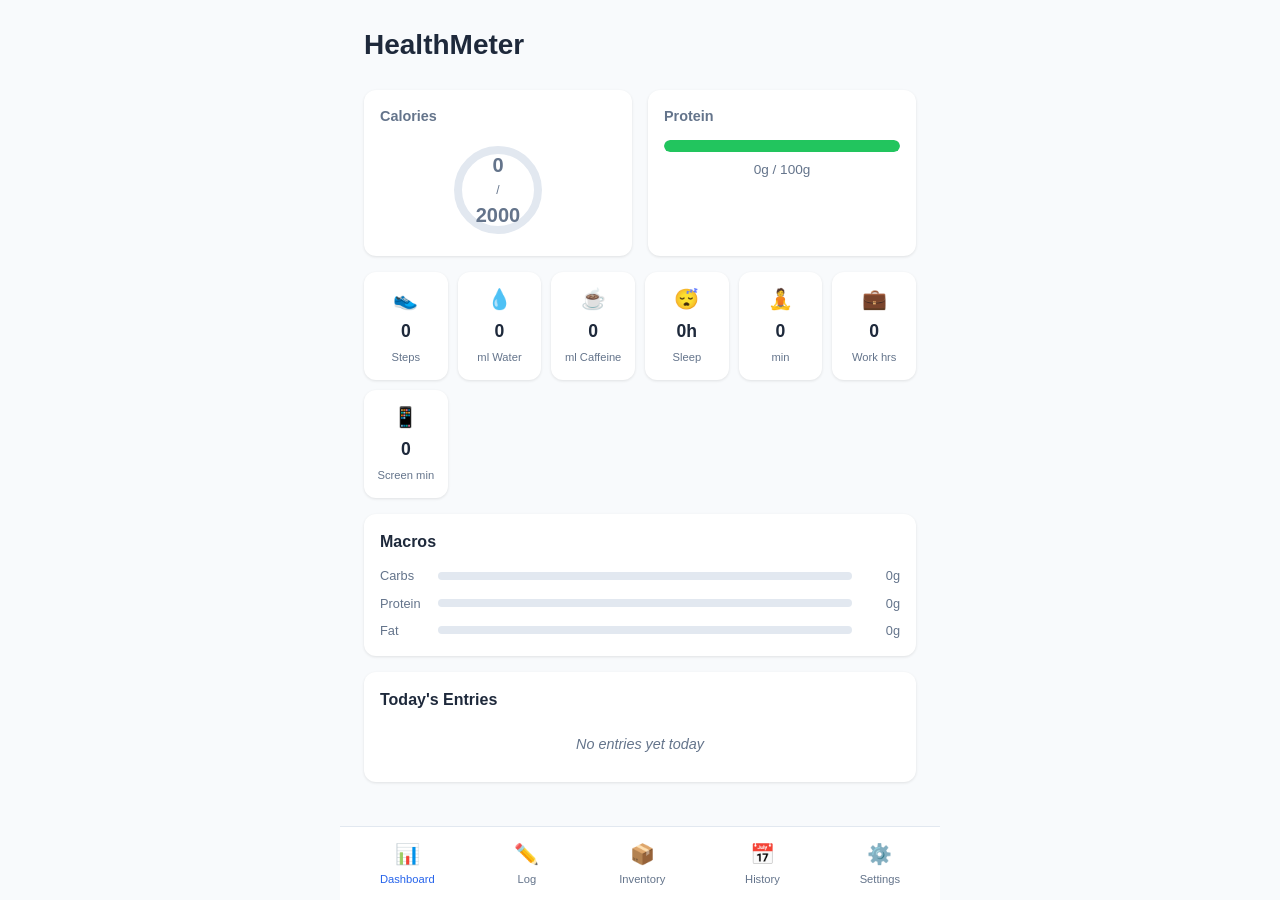
<file: index.html>
<!DOCTYPE html>
<html lang="en">
<head>
    <meta charset="UTF-8">
    <meta name="viewport" content="width=device-width, initial-scale=1.0">
    <meta name="theme-color" content="#2563eb">
    <meta name="description" content="Health tracking PWA for wellbeing monitoring">
    <title>HealthMeter</title>
    <link rel="manifest" href="manifest.json">
    <link rel="stylesheet" href="css/styles.css">
    <link rel="icon" type="image/svg+xml" href="data:image/svg+xml,<svg xmlns='http://www.w3.org/2000/svg' viewBox='0 0 100 100'><text y='.9em' font-size='90'>💪</text></svg>">
</head>
<body>
    <nav class="bottom-nav">
        <a href="index.html" class="nav-item active">
            <span class="nav-icon">📊</span>
            <span class="nav-label">Dashboard</span>
        </a>
        <a href="pages/log.html" class="nav-item">
            <span class="nav-icon">✏️</span>
            <span class="nav-label">Log</span>
        </a>
        <a href="pages/inventory.html" class="nav-item">
            <span class="nav-icon">📦</span>
            <span class="nav-label">Inventory</span>
        </a>
        <a href="pages/history.html" class="nav-item">
            <span class="nav-icon">📅</span>
            <span class="nav-label">History</span>
        </a>
        <a href="pages/settings.html" class="nav-item">
            <span class="nav-icon">⚙️</span>
            <span class="nav-label">Settings</span>
        </a>
    </nav>

    <main class="container">
        <header class="page-header">
            <h1>HealthMeter</h1>
            <p class="date-display" id="currentDate"></p>
        </header>

        <section class="summary-cards">
            <div class="card calorie-card">
                <h3>Calories</h3>
                <div class="progress-ring">
                    <svg viewBox="0 0 100 100">
                        <circle class="progress-bg" cx="50" cy="50" r="40"/>
                        <circle class="progress-fill" cx="50" cy="50" r="40" id="calorieProgress"/>
                    </svg>
                    <div class="progress-text">
                        <span id="caloriesConsumed">0</span>
                        <span class="target">/ <span id="calorieTarget">2000</span></span>
                    </div>
                </div>
            </div>

            <div class="card protein-card">
                <h3>Protein</h3>
                <div class="progress-bar-container">
                    <div class="progress-bar" id="proteinProgress"></div>
                </div>
                <p class="progress-text"><span id="proteinConsumed">0</span>g / <span id="proteinTarget">100</span>g</p>
            </div>
        </section>

        <section class="quick-stats">
            <div class="stat-item">
                <span class="stat-icon">👟</span>
                <span class="stat-value" id="stepsValue">0</span>
                <span class="stat-label">Steps</span>
            </div>
            <div class="stat-item">
                <span class="stat-icon">💧</span>
                <span class="stat-value" id="waterValue">0</span>
                <span class="stat-label">ml Water</span>
            </div>
            <div class="stat-item">
                <span class="stat-icon">☕</span>
                <span class="stat-value" id="caffeineValue">0</span>
                <span class="stat-label">ml Caffeine</span>
            </div>
            <div class="stat-item">
                <span class="stat-icon">😴</span>
                <span class="stat-value" id="sleepValue">0h</span>
                <span class="stat-label">Sleep</span>
            </div>
            <div class="stat-item">
                <span class="stat-icon">🧘</span>
                <span class="stat-value" id="meditationValue">0</span>
                <span class="stat-label">min</span>
            </div>
            <div class="stat-item">
                <span class="stat-icon">💼</span>
                <span class="stat-value" id="workHoursValue">0</span>
                <span class="stat-label">Work hrs</span>
            </div>
            <div class="stat-item">
                <span class="stat-icon">📱</span>
                <span class="stat-value" id="screenTimeValue">0</span>
                <span class="stat-label">Screen min</span>
            </div>
        </section>

        <section class="macros-summary">
            <h2>Macros</h2>
            <div class="macro-bars">
                <div class="macro-item">
                    <label>Carbs</label>
                    <div class="macro-bar">
                        <div class="macro-fill carbs" id="carbsBar" style="width: 0%"></div>
                    </div>
                    <span id="carbsValue">0g</span>
                </div>
                <div class="macro-item">
                    <label>Protein</label>
                    <div class="macro-bar">
                        <div class="macro-fill protein" id="proteinBar" style="width: 0%"></div>
                    </div>
                    <span id="proteinMacroValue">0g</span>
                </div>
                <div class="macro-item">
                    <label>Fat</label>
                    <div class="macro-bar">
                        <div class="macro-fill fat" id="fatBar" style="width: 0%"></div>
                    </div>
                    <span id="fatValue">0g</span>
                </div>
            </div>
        </section>

        <section class="recent-entries">
            <h2>Today's Entries</h2>
            <ul id="todayEntries" class="entries-list">
                <li class="empty-state">No entries yet today</li>
            </ul>
        </section>
    </main>

    <script src="js/db.js"></script>
    <script src="js/app.js"></script>
    <script>
        if ('serviceWorker' in navigator) {
            navigator.serviceWorker.register('sw.js')
                .then(reg => console.log('SW registered'))
                .catch(err => console.error('SW registration failed:', err));
        }
    </script>
</body>
</html>
</file>
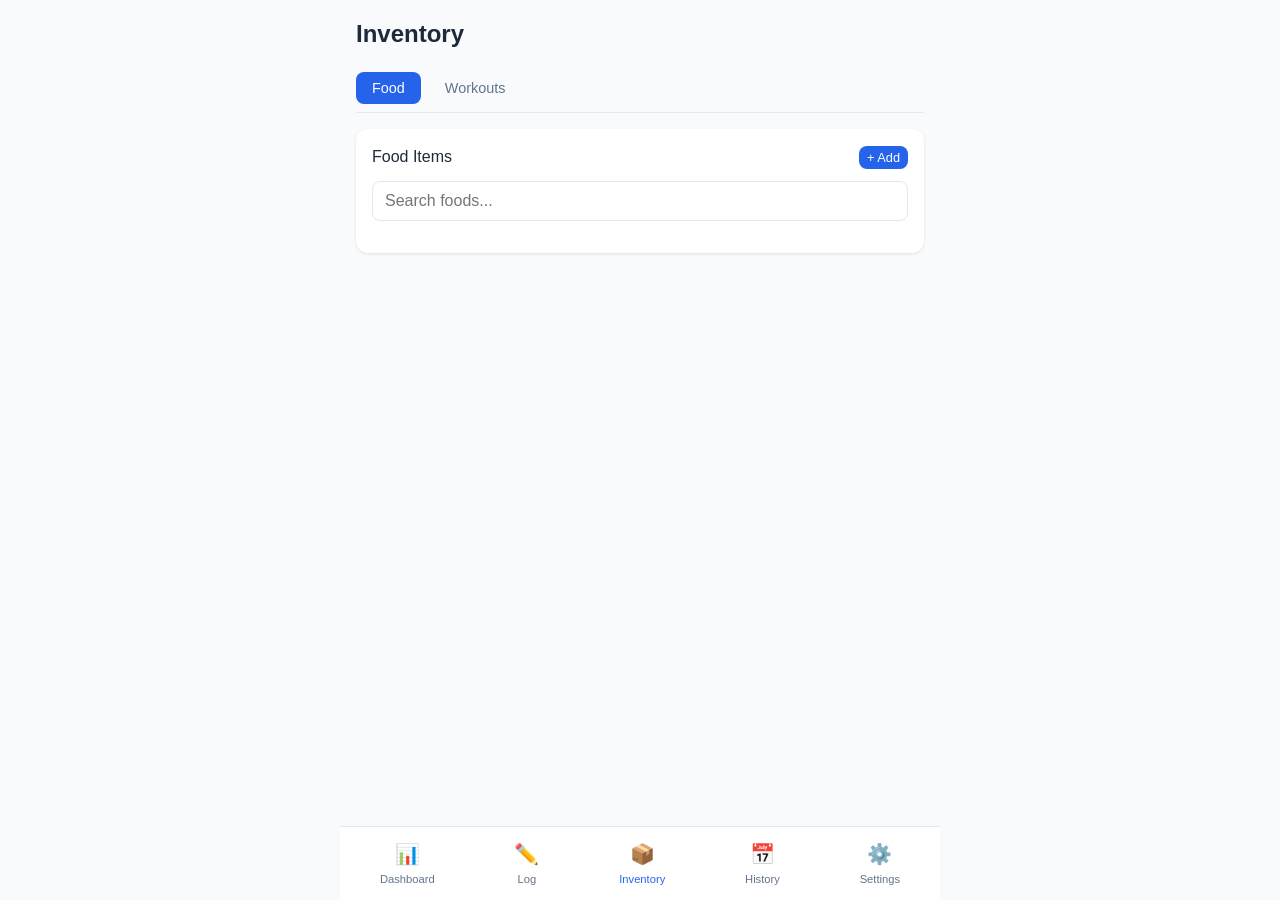
<file: pages/inventory.html>
<!DOCTYPE html>
<html lang="en">
<head>
    <meta charset="UTF-8">
    <meta name="viewport" content="width=device-width, initial-scale=1.0">
    <meta name="theme-color" content="#2563eb">
    <title>Inventory - HealthMeter</title>
    <link rel="manifest" href="../manifest.json">
    <link rel="stylesheet" href="../css/styles.css">
</head>
<body>
    <nav class="bottom-nav">
        <a href="../index.html" class="nav-item">
            <span class="nav-icon">📊</span>
            <span class="nav-label">Dashboard</span>
        </a>
        <a href="log.html" class="nav-item">
            <span class="nav-icon">✏️</span>
            <span class="nav-label">Log</span>
        </a>
        <a href="inventory.html" class="nav-item active">
            <span class="nav-icon">📦</span>
            <span class="nav-label">Inventory</span>
        </a>
        <a href="history.html" class="nav-item">
            <span class="nav-icon">📅</span>
            <span class="nav-label">History</span>
        </a>
        <a href="settings.html" class="nav-item">
            <span class="nav-icon">⚙️</span>
            <span class="nav-label">Settings</span>
        </a>
    </nav>

    <div class="page-container">
        <h1 class="page-title">Inventory</h1>

        <div class="tabs">
            <button class="tab active" data-tab="food">Food</button>
            <button class="tab" data-tab="workouts">Workouts</button>
        </div>

        <div id="foodTab" class="tab-content">
            <div class="section">
                <div class="section-title">
                    <span>Food Items</span>
                    <button class="btn btn-primary btn-sm" onclick="showModal('foodModal')">+ Add</button>
                </div>
                <div class="form-group mt-2">
                    <input type="text" id="foodSearch" placeholder="Search foods..." oninput="filterFood()">
                </div>
                <div id="foodList"></div>
            </div>
        </div>

        <div id="workoutsTab" class="tab-content hidden">
            <div class="section">
                <div class="section-title">
                    <span>Workout Types</span>
                    <button class="btn btn-primary btn-sm" onclick="showModal('workoutModal')">+ Add</button>
                </div>
                <div class="form-group mt-2">
                    <input type="text" id="workoutSearch" placeholder="Search workouts..." oninput="filterWorkouts()">
                </div>
                <div id="workoutList"></div>
            </div>
        </div>
    </div>

    <div id="foodModal" class="modal">
        <div class="modal-content">
            <div class="modal-header">
                <h3>Add Food Item</h3>
                <button class="modal-close" onclick="hideModal('foodModal')">&times;</button>
            </div>
            <div class="form-group">
                <label>Name</label>
                <input type="text" id="foodName" placeholder="e.g., Apple">
            </div>
            <div class="form-group">
                <label>Calories per unit</label>
                <input type="number" id="foodCalories" placeholder="calories">
            </div>
            <div class="form-group">
                <label>Protein (g)</label>
                <input type="number" id="foodProtein" placeholder="protein" step="0.1">
            </div>
            <div class="form-group">
                <label>Carbs (g)</label>
                <input type="number" id="foodCarbs" placeholder="carbs" step="0.1">
            </div>
            <div class="form-group">
                <label>Fat (g)</label>
                <input type="number" id="foodFat" placeholder="fat" step="0.1">
            </div>
            <button class="btn btn-primary btn-block" onclick="addFood()">Add Food</button>
        </div>
    </div>

    <div id="workoutModal" class="modal">
        <div class="modal-content">
            <div class="modal-header">
                <h3>Add Workout Type</h3>
                <button class="modal-close" onclick="hideModal('workoutModal')">&times;</button>
            </div>
            <div class="form-group">
                <label>Name</label>
                <input type="text" id="workoutName" placeholder="e.g., Pushups">
            </div>
            <div class="form-group">
                <label>Unit Type</label>
                <input type="text" id="workoutUnit" placeholder="e.g., reps, minutes">
            </div>
            <div class="form-group">
                <label>Calories per unit</label>
                <input type="number" id="workoutCalories" placeholder="calories burned" step="0.1">
            </div>
            <button class="btn btn-primary btn-block" onclick="addWorkout()">Add Workout</button>
        </div>
    </div>

    <script src="../js/db.js"></script>
    <script src="../js/inventory.js"></script>
</body>
</html>
</file>
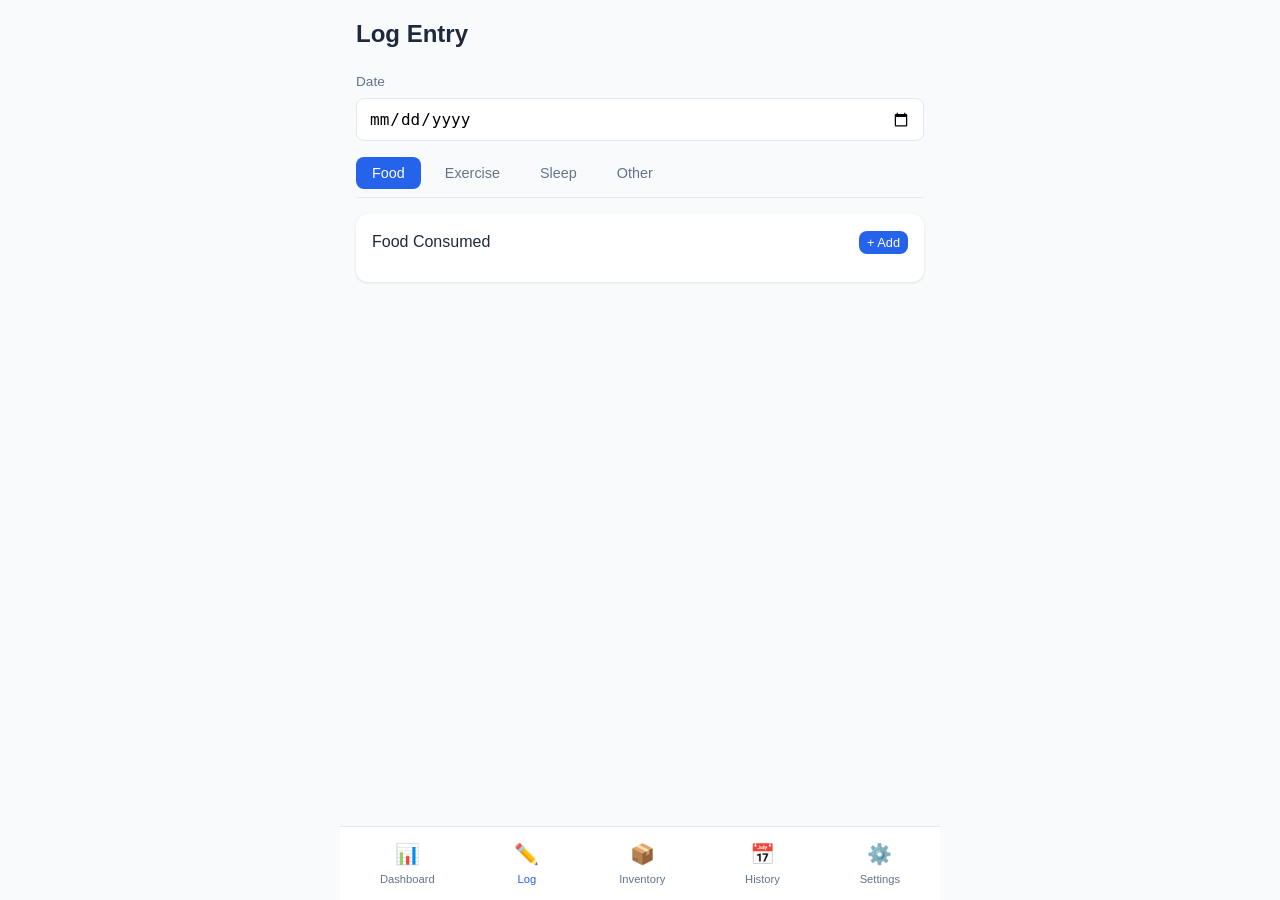
<file: pages/log.html>
<!DOCTYPE html>
<html lang="en">
<head>
    <meta charset="UTF-8">
    <meta name="viewport" content="width=device-width, initial-scale=1.0">
    <meta name="theme-color" content="#2563eb">
    <title>Log Entry - HealthMeter</title>
    <link rel="manifest" href="../manifest.json">
    <link rel="stylesheet" href="../css/styles.css">
</head>
<body>
    <nav class="bottom-nav">
        <a href="../index.html" class="nav-item">
            <span class="nav-icon">📊</span>
            <span class="nav-label">Dashboard</span>
        </a>
        <a href="log.html" class="nav-item active">
            <span class="nav-icon">✏️</span>
            <span class="nav-label">Log</span>
        </a>
        <a href="inventory.html" class="nav-item">
            <span class="nav-icon">📦</span>
            <span class="nav-label">Inventory</span>
        </a>
        <a href="history.html" class="nav-item">
            <span class="nav-icon">📅</span>
            <span class="nav-label">History</span>
        </a>
        <a href="settings.html" class="nav-item">
            <span class="nav-icon">⚙️</span>
            <span class="nav-label">Settings</span>
        </a>
    </nav>

    <div class="page-container">
        <h1 class="page-title">Log Entry</h1>
        
        <div class="form-group">
            <label>Date</label>
            <input type="date" id="logDate">
        </div>

        <div class="tabs">
            <button class="tab active" data-tab="food">Food</button>
            <button class="tab" data-tab="exercise">Exercise</button>
            <button class="tab" data-tab="sleep">Sleep</button>
            <button class="tab" data-tab="other">Other</button>
        </div>

        <div id="foodTab" class="tab-content">
            <div class="section">
                <div class="section-title">
                    <span>Food Consumed</span>
                    <button class="btn btn-primary btn-sm" onclick="showModal('foodModal')">+ Add</button>
                </div>
                <div id="foodList"></div>
            </div>
        </div>

        <div id="exerciseTab" class="tab-content hidden">
            <div class="section">
                <div class="section-title">
                    <span>Steps</span>
                </div>
                <div class="form-group">
                    <input type="number" id="stepsInput" placeholder="Enter steps" onchange="saveSteps()">
                </div>
            </div>
            <div class="section">
                <div class="section-title">
                    <span>Workouts</span>
                    <button class="btn btn-primary btn-sm" onclick="showModal('workoutModal')">+ Add</button>
                </div>
                <div id="workoutList"></div>
            </div>
        </div>

        <div id="sleepTab" class="tab-content hidden">
            <div class="section">
                <div class="section-title">
                    <span>Sleep Sessions</span>
                    <button class="btn btn-primary btn-sm" onclick="showModal('sleepModal')">+ Add</button>
                </div>
                <div id="sleepList"></div>
            </div>
        </div>

        <div id="otherTab" class="tab-content hidden">
            <div class="section">
                <h3 class="section-title">Hydration</h3>
                <div class="form-group">
                    <label>Water (ml)</label>
                    <input type="number" id="waterInput" placeholder="ml" onchange="saveHydration()">
                </div>
                <div class="form-group">
                    <label>Caffeine (ml)</label>
                    <input type="number" id="caffeineInput" placeholder="ml" onchange="saveHydration()">
                </div>
            </div>
            <div class="section">
                <h3 class="section-title">Wellbeing</h3>
                <div class="form-group">
                    <label>Meditation (minutes)</label>
                    <input type="number" id="meditationInput" placeholder="minutes" onchange="saveWellbeing()">
                </div>
                <div class="form-group">
                    <label>Work Hours</label>
                    <input type="number" id="workHoursInput" placeholder="hours" onchange="saveWellbeing()">
                </div>
                <div class="form-group">
                    <label>Screen Time (minutes)</label>
                    <input type="number" id="screenTimeInput" placeholder="minutes" onchange="saveWellbeing()">
                </div>
            </div>
        </div>
    </div>

    <div id="foodModal" class="modal">
        <div class="modal-content">
            <div class="modal-header">
                <h3>Add Food</h3>
                <button class="modal-close" onclick="hideModal('foodModal')">&times;</button>
            </div>
            <div class="form-group">
                <label>Select Food</label>
                <select id="foodSelect"></select>
            </div>
            <div class="form-group">
                <label>Quantity</label>
                <input type="number" id="foodQuantity" value="1" min="0.1" step="0.1">
            </div>
            <button class="btn btn-primary btn-block" onclick="addFood()">Add</button>
        </div>
    </div>

    <div id="workoutModal" class="modal">
        <div class="modal-content">
            <div class="modal-header">
                <h3>Add Workout</h3>
                <button class="modal-close" onclick="hideModal('workoutModal')">&times;</button>
            </div>
            <div class="form-group">
                <label>Select Workout</label>
                <select id="workoutSelect"></select>
            </div>
            <div class="form-group">
                <label>Count/Reps</label>
                <input type="number" id="workoutCount" value="1" min="1">
            </div>
            <button class="btn btn-primary btn-block" onclick="addWorkout()">Add</button>
        </div>
    </div>

    <div id="sleepModal" class="modal">
        <div class="modal-content">
            <div class="modal-header">
                <h3>Add Sleep</h3>
                <button class="modal-close" onclick="hideModal('sleepModal')">&times;</button>
            </div>
            <div class="form-group">
                <label>Bedtime</label>
                <input type="time" id="sleepStart">
            </div>
            <div class="form-group">
                <label>Wake up</label>
                <input type="time" id="sleepEnd">
            </div>
            <button class="btn btn-primary btn-block" onclick="addSleep()">Add</button>
        </div>
    </div>

    <script src="../js/db.js"></script>
    <script src="../js/log.js"></script>
</body>
</html>
</file>
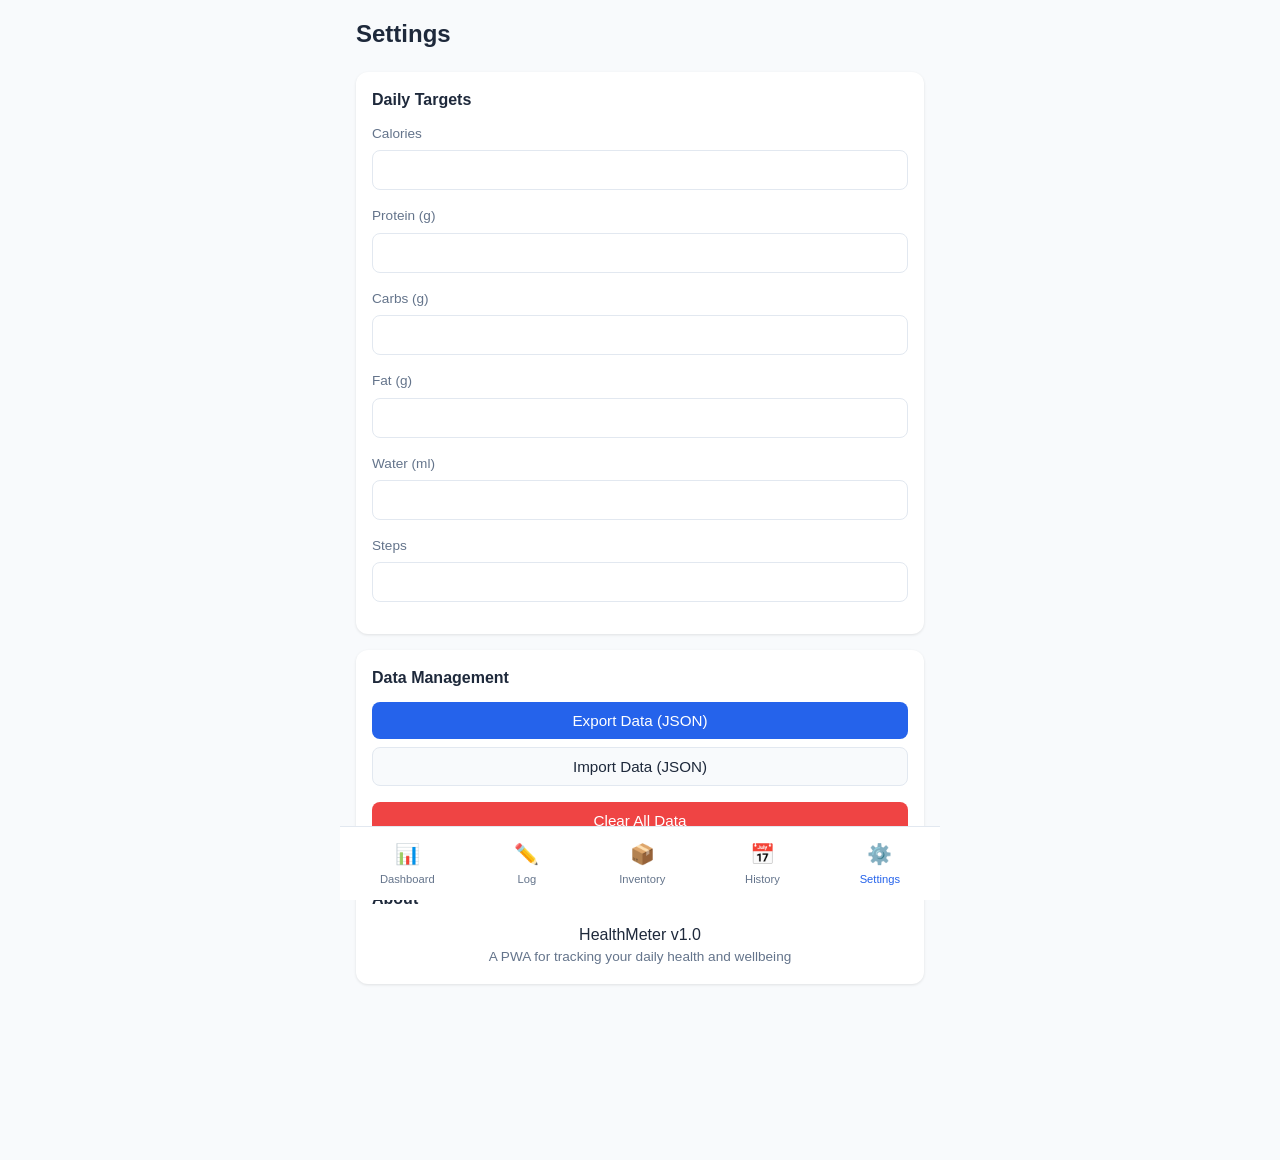
<file: pages/settings.html>
<!DOCTYPE html>
<html lang="en">
<head>
    <meta charset="UTF-8">
    <meta name="viewport" content="width=device-width, initial-scale=1.0">
    <meta name="theme-color" content="#2563eb">
    <title>Settings - HealthMeter</title>
    <link rel="manifest" href="../manifest.json">
    <link rel="stylesheet" href="../css/styles.css">
</head>
<body>
    <nav class="bottom-nav">
        <a href="../index.html" class="nav-item">
            <span class="nav-icon">📊</span>
            <span class="nav-label">Dashboard</span>
        </a>
        <a href="log.html" class="nav-item">
            <span class="nav-icon">✏️</span>
            <span class="nav-label">Log</span>
        </a>
        <a href="inventory.html" class="nav-item">
            <span class="nav-icon">📦</span>
            <span class="nav-label">Inventory</span>
        </a>
        <a href="history.html" class="nav-item">
            <span class="nav-icon">📅</span>
            <span class="nav-label">History</span>
        </a>
        <a href="settings.html" class="nav-item active">
            <span class="nav-icon">⚙️</span>
            <span class="nav-label">Settings</span>
        </a>
    </nav>

    <div class="page-container">
        <h1 class="page-title">Settings</h1>

        <div class="section">
            <h3 class="section-title">Daily Targets</h3>
            <div class="form-group">
                <label>Calories</label>
                <input type="number" id="targetCalories" onchange="saveTargets()">
            </div>
            <div class="form-group">
                <label>Protein (g)</label>
                <input type="number" id="targetProtein" onchange="saveTargets()">
            </div>
            <div class="form-group">
                <label>Carbs (g)</label>
                <input type="number" id="targetCarbs" onchange="saveTargets()">
            </div>
            <div class="form-group">
                <label>Fat (g)</label>
                <input type="number" id="targetFat" onchange="saveTargets()">
            </div>
            <div class="form-group">
                <label>Water (ml)</label>
                <input type="number" id="targetWater" onchange="saveTargets()">
            </div>
            <div class="form-group">
                <label>Steps</label>
                <input type="number" id="targetSteps" onchange="saveTargets()">
            </div>
        </div>

        <div class="section">
            <h3 class="section-title">Data Management</h3>
            <button class="btn btn-primary btn-block mb-2" onclick="exportData()">Export Data (JSON)</button>
            <button class="btn btn-secondary btn-block mb-2" onclick="document.getElementById('importFile').click()">Import Data (JSON)</button>
            <input type="file" id="importFile" accept=".json" style="display: none" onchange="importData(event)">
            <button class="btn btn-danger btn-block mt-4" onclick="clearAllData()">Clear All Data</button>
        </div>

        <div class="section">
            <h3 class="section-title">About</h3>
            <p class="text-center">HealthMeter v1.0</p>
            <p class="text-center" style="color: var(--text-light); font-size: 0.85rem;">
                A PWA for tracking your daily health and wellbeing
            </p>
        </div>
    </div>

    <script src="../js/db.js"></script>
    <script src="../js/settings.js"></script>
</body>
</html>
</file>
<file: css/styles.css>
:root {
    --primary: #2563eb;
    --primary-dark: #1d4ed8;
    --secondary: #64748b;
    --success: #22c55e;
    --warning: #f59e0b;
    --danger: #ef4444;
    --bg: #f8fafc;
    --card-bg: #ffffff;
    --text: #1e293b;
    --text-light: #64748b;
    --border: #e2e8f0;
    --shadow: 0 1px 3px rgba(0,0,0,0.1);
    --radius: 12px;
    --radius-sm: 8px;
}

* {
    margin: 0;
    padding: 0;
    box-sizing: border-box;
}

body {
    font-family: -apple-system, BlinkMacSystemFont, 'Segoe UI', Roboto, sans-serif;
    background: var(--bg);
    color: var(--text);
    line-height: 1.5;
    padding-bottom: 80px;
}

.container {
    max-width: 600px;
    margin: 0 auto;
    padding: 16px;
}

.page-header {
    margin-bottom: 24px;
}

.page-header h1 {
    font-size: 1.75rem;
    font-weight: 700;
    color: var(--text);
}

.date-display {
    color: var(--text-light);
    font-size: 0.9rem;
}

/* Bottom Navigation */
.bottom-nav {
    position: fixed;
    bottom: 0;
    left: 0;
    right: 0;
    background: var(--card-bg);
    border-top: 1px solid var(--border);
    display: flex;
    justify-content: space-around;
    padding: 8px 0;
    z-index: 100;
}

.nav-item {
    display: flex;
    flex-direction: column;
    align-items: center;
    text-decoration: none;
    color: var(--text-light);
    padding: 4px 12px;
    border-radius: var(--radius-sm);
    transition: all 0.2s;
}

.nav-item.active {
    color: var(--primary);
}

.nav-item:hover {
    background: var(--bg);
}

.nav-icon {
    font-size: 1.25rem;
}

.nav-label {
    font-size: 0.7rem;
    margin-top: 2px;
}

/* Cards */
.card {
    background: var(--card-bg);
    border-radius: var(--radius);
    padding: 16px;
    box-shadow: var(--shadow);
}

.summary-cards {
    display: grid;
    grid-template-columns: 1fr 1fr;
    gap: 16px;
    margin-bottom: 16px;
}

.card h3 {
    font-size: 0.9rem;
    color: var(--text-light);
    margin-bottom: 12px;
}

/* Progress Ring */
.progress-ring {
    position: relative;
    width: 100px;
    height: 100px;
    margin: 0 auto;
}

.progress-ring svg {
    transform: rotate(-90deg);
}

.progress-ring circle {
    fill: none;
    stroke-width: 8;
    stroke-linecap: round;
}

.progress-bg {
    stroke: var(--border);
}

.progress-fill {
    stroke: var(--primary);
    stroke-dasharray: 251.2;
    stroke-dashoffset: 251.2;
    transition: stroke-dashoffset 0.5s ease;
}

.progress-ring .progress-text {
    position: absolute;
    top: 50%;
    left: 50%;
    transform: translate(-50%, -50%);
    text-align: center;
}

.progress-ring .progress-text span:first-child {
    font-size: 1.25rem;
    font-weight: 700;
    display: block;
}

.progress-ring .target {
    font-size: 0.75rem;
    color: var(--text-light);
}

/* Progress Bar */
.progress-bar-container {
    height: 12px;
    background: var(--border);
    border-radius: 6px;
    overflow: hidden;
    margin-bottom: 8px;
}

.progress-bar {
    height: 100%;
    background: var(--success);
    border-radius: 6px;
    transition: width 0.5s ease;
}

.progress-text {
    text-align: center;
    font-size: 0.85rem;
    color: var(--text-light);
}

/* Quick Stats */
.quick-stats {
    display: grid;
    grid-template-columns: repeat(3, 1fr);
    gap: 10px;
    margin-bottom: 16px;
}

@media (min-width: 500px) {
    .quick-stats {
        grid-template-columns: repeat(6, 1fr);
    }
}

.stat-item {
    background: var(--card-bg);
    border-radius: var(--radius);
    padding: 12px;
    text-align: center;
    box-shadow: var(--shadow);
}

.stat-icon {
    font-size: 1.25rem;
    display: block;
    margin-bottom: 4px;
}

.stat-value {
    font-size: 1.1rem;
    font-weight: 700;
    display: block;
}

.stat-label {
    font-size: 0.7rem;
    color: var(--text-light);
}

/* Macros */
.macros-summary {
    background: var(--card-bg);
    border-radius: var(--radius);
    padding: 16px;
    margin-bottom: 16px;
    box-shadow: var(--shadow);
}

.macros-summary h2 {
    font-size: 1rem;
    margin-bottom: 12px;
}

.macro-bars {
    display: flex;
    flex-direction: column;
    gap: 8px;
}

.macro-item {
    display: flex;
    align-items: center;
    gap: 8px;
}

.macro-item label {
    width: 50px;
    font-size: 0.8rem;
    color: var(--text-light);
}

.macro-bar {
    flex: 1;
    height: 8px;
    background: var(--border);
    border-radius: 4px;
    overflow: hidden;
}

.macro-fill {
    height: 100%;
    border-radius: 4px;
    transition: width 0.5s ease;
}

.macro-fill.carbs { background: #f59e0b; }
.macro-fill.protein { background: #22c55e; }
.macro-fill.fat { background: #ef4444; }

.macro-item span {
    width: 40px;
    text-align: right;
    font-size: 0.8rem;
    color: var(--text-light);
}

/* Recent Entries */
.recent-entries {
    background: var(--card-bg);
    border-radius: var(--radius);
    padding: 16px;
    box-shadow: var(--shadow);
}

.recent-entries h2 {
    font-size: 1rem;
    margin-bottom: 12px;
}

.entries-list {
    list-style: none;
}

.entries-list li {
    padding: 10px 0;
    border-bottom: 1px solid var(--border);
    font-size: 0.9rem;
}

.entries-list li:last-child {
    border-bottom: none;
}

.empty-state {
    text-align: center;
    color: var(--text-light);
    font-style: italic;
}

/* Forms */
.form-group {
    margin-bottom: 16px;
}

.form-group label {
    display: block;
    font-size: 0.85rem;
    color: var(--text-light);
    margin-bottom: 6px;
}

.form-group input,
.form-group select,
.form-group textarea {
    width: 100%;
    padding: 10px 12px;
    border: 1px solid var(--border);
    border-radius: var(--radius-sm);
    font-size: 1rem;
    background: var(--card-bg);
}

.form-group input:focus,
.form-group select:focus,
.form-group textarea:focus {
    outline: none;
    border-color: var(--primary);
    box-shadow: 0 0 0 3px rgba(37, 99, 235, 0.1);
}

/* Buttons */
.btn {
    display: inline-block;
    padding: 10px 20px;
    border: none;
    border-radius: var(--radius-sm);
    font-size: 0.95rem;
    font-weight: 500;
    cursor: pointer;
    transition: all 0.2s;
    text-align: center;
    text-decoration: none;
}

.btn-primary {
    background: var(--primary);
    color: white;
}

.btn-primary:hover {
    background: var(--primary-dark);
}

.btn-secondary {
    background: var(--bg);
    color: var(--text);
    border: 1px solid var(--border);
}

.btn-danger {
    background: var(--danger);
    color: white;
}

.btn-block {
    display: block;
    width: 100%;
}

/* Page specific styles */
.page-container {
    padding: 16px;
    max-width: 600px;
    margin: 0 auto;
    padding-bottom: 80px;
}

.page-title {
    font-size: 1.5rem;
    margin-bottom: 20px;
}

.section {
    background: var(--card-bg);
    border-radius: var(--radius);
    padding: 16px;
    margin-bottom: 16px;
    box-shadow: var(--shadow);
}

.section-title {
    font-size: 1rem;
    margin-bottom: 12px;
    display: flex;
    justify-content: space-between;
    align-items: center;
}

.entry-item {
    display: flex;
    justify-content: space-between;
    align-items: center;
    padding: 10px 0;
    border-bottom: 1px solid var(--border);
}

.entry-item:last-child {
    border-bottom: none;
}

.entry-name {
    font-weight: 500;
}

.entry-detail {
    font-size: 0.8rem;
    color: var(--text-light);
}

.entry-actions {
    display: flex;
    gap: 8px;
}

.btn-sm {
    padding: 4px 8px;
    font-size: 0.8rem;
}

/* Modal */
.modal {
    display: none;
    position: fixed;
    top: 0;
    left: 0;
    right: 0;
    bottom: 0;
    background: rgba(0,0,0,0.5);
    z-index: 200;
    align-items: center;
    justify-content: center;
}

.modal.active {
    display: flex;
}

.modal-content {
    background: var(--card-bg);
    border-radius: var(--radius);
    padding: 20px;
    width: 90%;
    max-width: 400px;
    max-height: 80vh;
    overflow-y: auto;
}

.modal-header {
    display: flex;
    justify-content: space-between;
    align-items: center;
    margin-bottom: 16px;
}

.modal-header h3 {
    font-size: 1.1rem;
}

.modal-close {
    background: none;
    border: none;
    font-size: 1.5rem;
    cursor: pointer;
    color: var(--text-light);
}

/* Tabs */
.tabs {
    display: flex;
    gap: 8px;
    margin-bottom: 16px;
    border-bottom: 1px solid var(--border);
    padding-bottom: 8px;
}

.tab {
    padding: 8px 16px;
    border: none;
    background: none;
    cursor: pointer;
    font-size: 0.9rem;
    color: var(--text-light);
    border-radius: var(--radius-sm);
}

.tab.active {
    background: var(--primary);
    color: white;
}

/* Charts container */
.chart-container {
    height: 200px;
    margin: 16px 0;
}

/* Utility */
.text-center { text-align: center; }
.mt-2 { margin-top: 8px; }
.mt-4 { margin-top: 16px; }
.mb-2 { margin-bottom: 8px; }
.mb-4 { margin-bottom: 16px; }
.hidden { display: none; }

@media (min-width: 768px) {
    .container {
        padding: 24px;
    }
    
    .bottom-nav {
        max-width: 600px;
        left: 50%;
        transform: translateX(-50%);
    }
}
</file>
